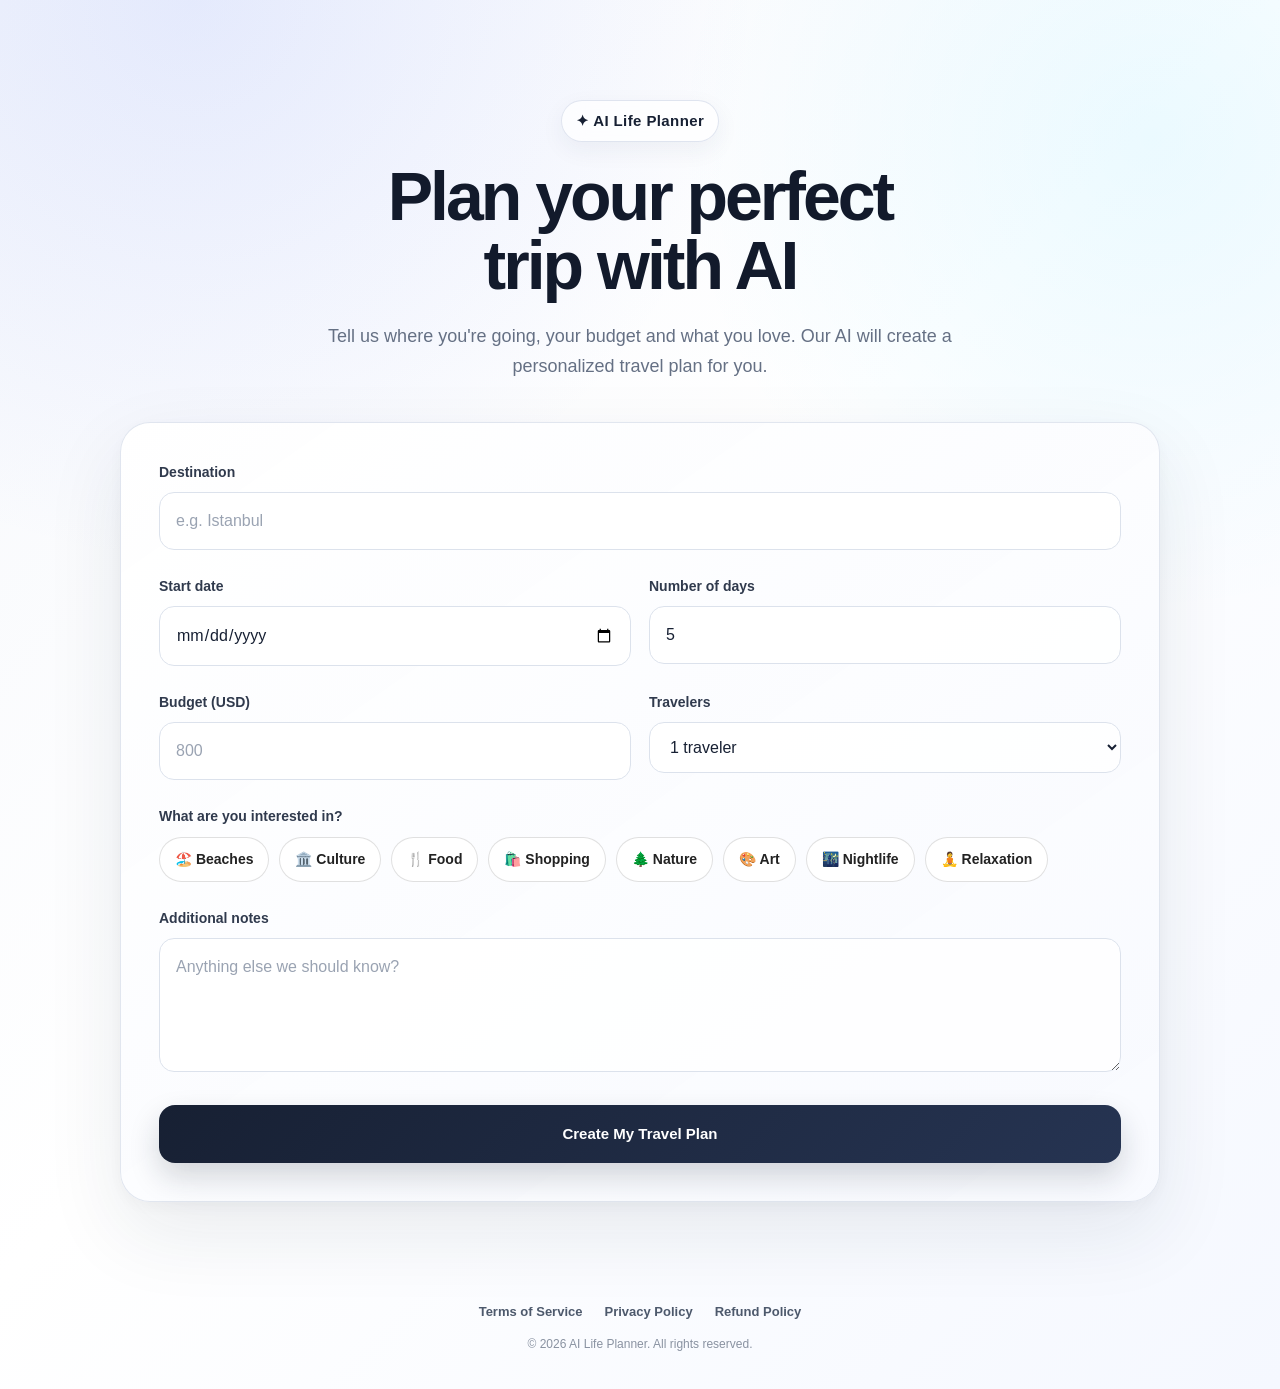
<file: index.html>
<!DOCTYPE html>
<html lang="en">

<head>
  <meta charset="UTF-8">

  <meta
    name="viewport"
    content="width=device-width, initial-scale=1.0"
  >

  <title>AI Life Planner</title>

  <link rel="stylesheet" href="style.css">
</head>

<body>

  <!-- ================================
       MAIN APP (FORM SCREEN)
  ================================= -->

  <main id="app">

    <section class="hero">

      <div class="brand">
        ✦ AI Life Planner
      </div>

      <h1>
        Plan your perfect trip with AI
      </h1>

      <p>
        Tell us where you're going, your budget and what you love.
        Our AI will create a personalized travel plan for you.
      </p>

    </section>


    <!-- ================================
         TRIP FORM
    ================================= -->

    <section class="card">

      <form id="plannerForm">

        <div class="field">

          <label for="destination">
            Destination
          </label>

          <input
            id="destination"
            type="text"
            placeholder="e.g. Istanbul"
            required
          >

        </div>


        <div class="form-grid">

          <div class="field">

            <label for="startDate">
              Start date
            </label>

            <input
              id="startDate"
              type="date"
            >

          </div>


          <div class="field">

            <label for="days">
              Number of days
            </label>

            <input
              id="days"
              type="number"
              min="1"
              max="60"
              value="5"
              required
            >

          </div>

        </div>


        <div class="form-grid">

          <div class="field">

            <label for="budget">
              Budget (USD)
            </label>

            <input
              id="budget"
              type="number"
              min="1"
              placeholder="800"
              required
            >

          </div>


          <div class="field">

            <label for="travelers">
              Travelers
            </label>

            <select id="travelers">

              <option value="1 traveler">
                1 traveler
              </option>

              <option value="2 travelers">
                2 travelers
              </option>

              <option value="3 travelers">
                3 travelers
              </option>

              <option value="4 travelers">
                4 travelers
              </option>

              <option value="5 travelers">
                5 travelers
              </option>

              <option value="6+ travelers">
                6+ travelers
              </option>

            </select>

          </div>

        </div>


        <!-- ================================
             INTERESTS
        ================================= -->

        <div class="field">

          <label>
            What are you interested in?
          </label>

          <div class="chips">

            <button
              type="button"
              class="chip"
            >
              🏖️ Beaches
            </button>

            <button
              type="button"
              class="chip"
            >
              🏛️ Culture
            </button>

            <button
              type="button"
              class="chip"
            >
              🍴 Food
            </button>

            <button
              type="button"
              class="chip"
            >
              🛍️ Shopping
            </button>

            <button
              type="button"
              class="chip"
            >
              🌲 Nature
            </button>

            <button
              type="button"
              class="chip"
            >
              🎨 Art
            </button>

            <button
              type="button"
              class="chip"
            >
              🌃 Nightlife
            </button>

            <button
              type="button"
              class="chip"
            >
              🧘 Relaxation
            </button>

          </div>

        </div>


        <!-- ================================
             NOTES
        ================================= -->

        <div class="field">

          <label for="notes">
            Additional notes
          </label>

          <textarea
            id="notes"
            rows="4"
            placeholder="Anything else we should know?"
          ></textarea>

        </div>


        <button
          type="submit"
          class="primary-button"
        >
          Create My Travel Plan
        </button>

      </form>

    </section>

  </main>


  <!-- ================================
       REVIEW SCREEN
  ================================= -->

  <section
    id="review"
    class="hidden"
  >

    <div class="review-card">

      <div class="brand">
        ✦ AI Life Planner
      </div>

      <h2>
        Review your trip
      </h2>

      <div id="summary"></div>

      <div class="review-actions">

        <button
          id="closeReview"
          type="button"
        >
          Edit
        </button>

        <button
          id="pay"
          type="button"
          class="primary-button"
        >
          $4.99 — Create My Plan
        </button>

      </div>

    </div>

  </section>


  <!-- ================================
       AI PLAN SCREEN
  ================================= -->

  <section
    id="plan"
    class="hidden"
  >

    <div class="plan-container">


      <!-- ================================
           HEADER
      ================================= -->

      <div class="plan-header">

        <div class="brand">
          ✦ AI Life Planner
        </div>

        <div class="price">
          $4.99
        </div>

      </div>


      <!-- ================================
           INTRODUCTION
      ================================= -->

      <div class="plan-introduction">

        <h1 id="planTitle">
          Creating your personalized plan...
        </h1>

        <p id="planIntro">
          Our AI is building your itinerary.
          Please wait a moment.
        </p>

      </div>


      <!-- ================================
           PLAN NAVIGATION TABS
      ================================= -->

      <div class="plan-tabs">

        <button
          type="button"
          class="plan-tab active"
          data-target="staySection"
        >
          <span>Stay</span>
        </button>

        <button
          type="button"
          class="plan-tab"
          data-target="restaurantsSection"
        >
          <span>Restaurants</span>
        </button>

        <button
          type="button"
          class="plan-tab"
          data-target="transportSection"
        >
          <span>Getting Around</span>
        </button>

        <button
          type="button"
          class="plan-tab"
          data-target="experiencesSection"
        >
          <span>Experiences</span>
        </button>

        <button
          type="button"
          class="plan-tab"
          data-target="moneySection"
        >
          <span>Budget Strategy</span>
        </button>

        <button
          type="button"
          class="plan-tab"
          data-target="daysSection"
        >
          <span>Day-by-Day</span>
        </button>

      </div>


      <!-- ================================
           PLAN CONTENT
      ================================= -->

      <div class="plan-content">


        <!-- ================================
             1. STAY
        ================================= -->

        <section
          id="staySection"
          class="plan-section"
        >

          <div class="section-title">

            <span class="section-icon">
              Stay
            </span>

            <div>

              <h2>
                Stay
              </h2>

              <p>
                Your personalized accommodation strategy
              </p>

            </div>

          </div>


          <div
            id="stayContent"
            class="section-body"
          >
            Generating accommodation strategy...
          </div>

        </section>


        <!-- ================================
             2. RESTAURANTS
        ================================= -->

        <section
          id="restaurantsSection"
          class="plan-section hidden"
        >

          <div class="section-title">

            <span class="section-icon">
              Restaurants
            </span>

            <div>

              <h2>
                Restaurants
              </h2>

              <p>
                Real local restaurants selected for your trip
              </p>

            </div>

          </div>


          <div
            id="restaurantsContent"
            class="section-body"
          >
            Finding restaurants in your destination...
          </div>

        </section>


        <!-- ================================
             3. TRANSPORT
        ================================= -->

        <section
          id="transportSection"
          class="plan-section hidden"
        >

          <div class="section-title">

            <span class="section-icon">
              Getting Around
            </span>

            <div>

              <h2>
                Getting Around
              </h2>

              <p>
                Best local transit options and estimated costs
              </p>

            </div>

          </div>


          <div
            id="transportContent"
            class="section-body"
          >
            Generating transport guide...
          </div>

        </section>


        <!-- ================================
             4. EXPERIENCES
        ================================= -->

        <section
          id="experiencesSection"
          class="plan-section hidden"
        >

          <div class="section-title">

            <span class="section-icon">
              Experiences
            </span>

            <div>

              <h2>
                Experiences
              </h2>

              <p>
                Top attractions, local culture and activities
              </p>

            </div>

          </div>


          <div
            id="experiencesContent"
            class="section-body"
          >
            Generating curated experiences...
          </div>

        </section>


        <!-- ================================
             5. BUDGET
        ================================= -->

        <section
          id="moneySection"
          class="plan-section hidden"
        >

          <div class="section-title">

            <span class="section-icon">
              Budget
            </span>

            <div>

              <h2>
                Budget Strategy
              </h2>

              <p>
                How to allocate your money effectively
              </p>

            </div>

          </div>


          <div
            id="moneyContent"
            class="section-body"
          >
            Calculating budget split...
          </div>

        </section>


        <!-- ================================
             6. DAY BY DAY
        ================================= -->

        <section
          id="daysSection"
          class="plan-section hidden"
        >

          <div class="section-title">

            <span class="section-icon">
              Day-by-Day
            </span>

            <div>

              <h2>
                Day-by-Day Itinerary
              </h2>

              <p>
                Your optimized daily travel schedule
              </p>

            </div>

          </div>


          <div
            id="daysContent"
            class="section-body"
          >
            Structuring your days...
          </div>

        </section>

      </div>

    </div>

  </section>


  <!-- ================================
       LEGAL / POLICY LINKS
  ================================= -->

  <footer
    id="siteFooter"
    class="site-footer"
  >

    <div class="footer-links">

      <a href="terms.html">
        Terms of Service
      </a>

      <a href="privacy.html">
        Privacy Policy
      </a>

      <a href="refund.html">
        Refund Policy
      </a>

    </div>

    <p>
      © 2026 AI Life Planner. All rights reserved.
    </p>

  </footer>


  <!-- ================================
       PADDLE
  ================================= -->

  <script src="https://cdn.paddle.com/paddle/v2/paddle.js"></script>

  <script>
    window.PADDLE_CLIENT_TOKEN = "live_46f2437779322057beab2d10458";
    window.PADDLE_PRICE_ID = "pri_01m1cfjt1f00mpj9a1bjcq215h";
  </script>


  <!-- ================================
       MAIN JAVASCRIPT
  ================================= -->

  <script src="script.js"></script>

</body>

    </html>
</file>
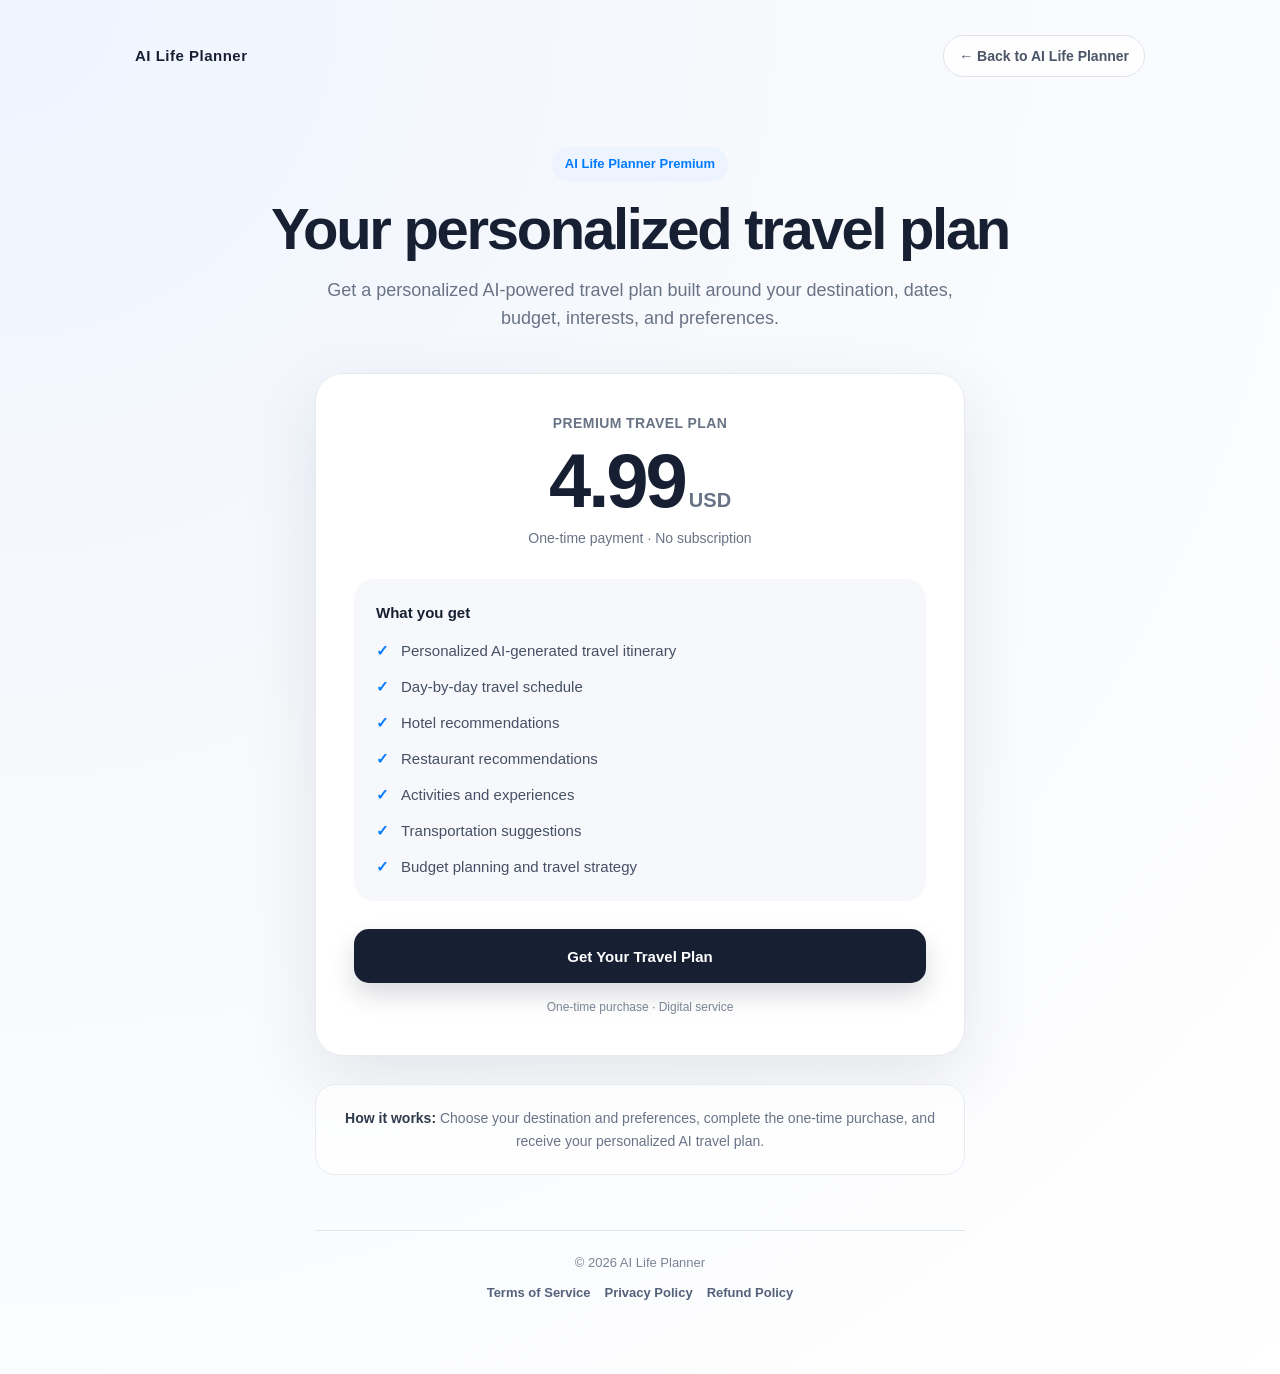
<file: pricing.html>
<!DOCTYPE html> <html lang="en"> <head> <meta charset="UTF-8"> <meta name="viewport" content="width=device-width, initial-scale=1.0"> <title>Pricing - AI Life Planner</title> <meta name="description" content="AI Life Planner Premium pricing - personalized AI-powered travel planning." > <style> * { box-sizing: border-box; margin: 0; padding: 0; } html { scroll-behavior: smooth; -webkit-text-size-adjust: 100%; } body { font-family: Inter, -apple-system, BlinkMacSystemFont, "Segoe UI", Roboto, Arial, sans-serif; background: radial-gradient( circle at top left, #eef4ff 0%, #f7f9fc 42%, #ffffff 100% ); color: #172033; min-height: 100vh; line-height: 1.6; overflow-x: hidden; } a { color: inherit; text-decoration: none; } .page { width: 100%; max-width: 1050px; margin: 0 auto; padding: 35px 20px 70px; } .topbar { display: flex; align-items: center; justify-content: space-between; gap: 20px; margin-bottom: 55px; } .brand { font-size: 15px; font-weight: 800; letter-spacing: 0.5px; } .back-link { display: inline-flex; align-items: center; justify-content: center; padding: 9px 15px; border: 1px solid #dfe4ec; border-radius: 999px; background: rgba(255, 255, 255, 0.85); color: #4b5568; font-size: 14px; font-weight: 700; transition: transform 0.2s ease, border-color 0.2s ease, box-shadow 0.2s ease; } .back-link:hover { transform: translateY(-1px); border-color: #aeb9ff; box-shadow: 0 8px 20px rgba(30, 45, 80, 0.08); } .hero { text-align: center; padding: 15px 15px 40px; } .eyebrow { display: inline-flex; align-items: center; justify-content: center; margin-bottom: 16px; padding: 7px 13px; border-radius: 999px; background: #eef4ff; color: #007bff; font-size: 13px; font-weight: 800; } h1 { max-width: 750px; margin: 0 auto 16px; font-size: clamp(38px, 6vw, 58px); line-height: 1.06; letter-spacing: -2.3px; font-weight: 850; } .hero p { max-width: 650px; margin: 0 auto; color: #697386; font-size: 18px; } .pricing-card { width: 100%; max-width: 650px; margin: 0 auto; background: rgba(255, 255, 255, 0.96); border: 1px solid #e6eaf0; border-radius: 28px; padding: 38px; box-shadow: 0 25px 70px rgba(26, 39, 64, 0.10); text-align: center; } .plan-name { color: #697386; font-size: 14px; font-weight: 800; letter-spacing: 0.4px; text-transform: uppercase; margin-bottom: 8px; } .price { display: flex; align-items: baseline; justify-content: center; gap: 4px; margin-bottom: 8px; } .price .amount { font-size: clamp(52px, 9vw, 76px); line-height: 1; letter-spacing: -3px; font-weight: 850; } .price .currency { font-size: 20px; font-weight: 800; color: #697386; } .payment-note { color: #697386; font-size: 14px; margin-bottom: 30px; } .features { text-align: left; background: #f7f8fb; border-radius: 20px; padding: 22px; margin-bottom: 28px; } .features-title { margin-bottom: 14px; font-size: 15px; font-weight: 800; color: #172033; } .features ul { list-style: none; } .features li { position: relative; padding-left: 25px; margin-bottom: 12px; color: #455065; font-size: 15px; } .features li:last-child { margin-bottom: 0; } .features li::before { content: "✓"; position: absolute; left: 0; top: 0; color: #007bff; font-weight: 900; } .cta { display: inline-flex; align-items: center; justify-content: center; width: 100%; min-height: 54px; padding: 15px 20px; border-radius: 15px; background: #172033; color: #ffffff; font-size: 15px; font-weight: 800; border: none; cursor: pointer; box-shadow: 0 12px 25px rgba(23, 32, 51, 0.16); transition: transform 0.2s ease, box-shadow 0.2s ease; } .cta:hover { transform: translateY(-2px); box-shadow: 0 16px 30px rgba(23, 32, 51, 0.22); } .secure-note { margin-top: 15px; color: #7a8495; font-size: 12px; } .info { max-width: 650px; margin: 28px auto 0; padding: 22px; background: rgba(255, 255, 255, 0.75); border: 1px solid #e7ebf2; border-radius: 20px; color: #697386; text-align: center; font-size: 14px; } .info strong { color: #303a4d; } footer { max-width: 650px; margin: 55px auto 0; padding-top: 22px; border-top: 1px solid #e2e6ed; text-align: center; color: #7a8495; font-size: 13px; } .footer-links { display: flex; align-items: center; justify-content: center; flex-wrap: wrap; gap: 14px; margin-top: 9px; } .footer-links a { color: #53617a; font-weight: 650; } .footer-links a:hover { color: #007bff; } @media (max-width: 600px) { .page { padding: 22px 15px 50px; } .topbar { margin-bottom: 35px; } .hero { padding-bottom: 30px; } .hero p { font-size: 16px; } .pricing-card { padding: 27px 20px; border-radius: 24px; } .features { padding: 19px; } .price .amount { font-size: 58px; } footer { margin-top: 40px; } } </style> <!-- Paddle.js --> <script src="https://cdn.paddle.com/paddle/v2/paddle.js"></script> </head> <body> <main class="page"> <nav class="topbar"> <div class="brand"> AI Life Planner </div> <a class="back-link" href="/"> ← Back to AI Life Planner </a> </nav> <section class="hero"> <div class="eyebrow"> AI Life Planner Premium </div> <h1> Your personalized travel plan </h1> <p> Get a personalized AI-powered travel plan built around your destination, dates, budget, interests, and preferences. </p> </section> <section class="pricing-card"> <div class="plan-name"> Premium Travel Plan </div> <div class="price"> <span class="amount">4.99</span> <span class="currency">USD</span> </div> <div class="payment-note"> One-time payment · No subscription </div> <div class="features"> <div class="features-title"> What you get </div> <ul> <li>Personalized AI-generated travel itinerary</li> <li>Day-by-day travel schedule</li> <li>Hotel recommendations</li> <li>Restaurant recommendations</li> <li>Activities and experiences</li> <li>Transportation suggestions</li> <li>Budget planning and travel strategy</li> </ul> </div> <button class="cta" id="paddle-checkout-button" type="button"> Get Your Travel Plan </button> <div class="secure-note"> One-time purchase · Digital service </div> </section> <div class="info"> <strong>How it works:</strong> Choose your destination and preferences, complete the one-time purchase, and receive your personalized AI travel plan. </div> <footer> <div> © 2026 AI Life Planner </div> <div class="footer-links"> <a href="/terms.html">Terms of Service</a> <a href="/privacy.html">Privacy Policy</a> <a href="/refund.html">Refund Policy</a> </div> </footer> </main> <script> /* ========================================================== PADDLE LIVE CHECKOUT ========================================================== */ Paddle.Initialize({ token: "live_46f2437779322057beab2d10458" }); document .getElementById("paddle-checkout-button") .addEventListener("click", function () { Paddle.Checkout.open({ items: [ { priceId: "pri_01m1cfjt1f00mpj9a1bjcq215h", quantity: 1 } ] }); }); </script> </body> </html>
</file>
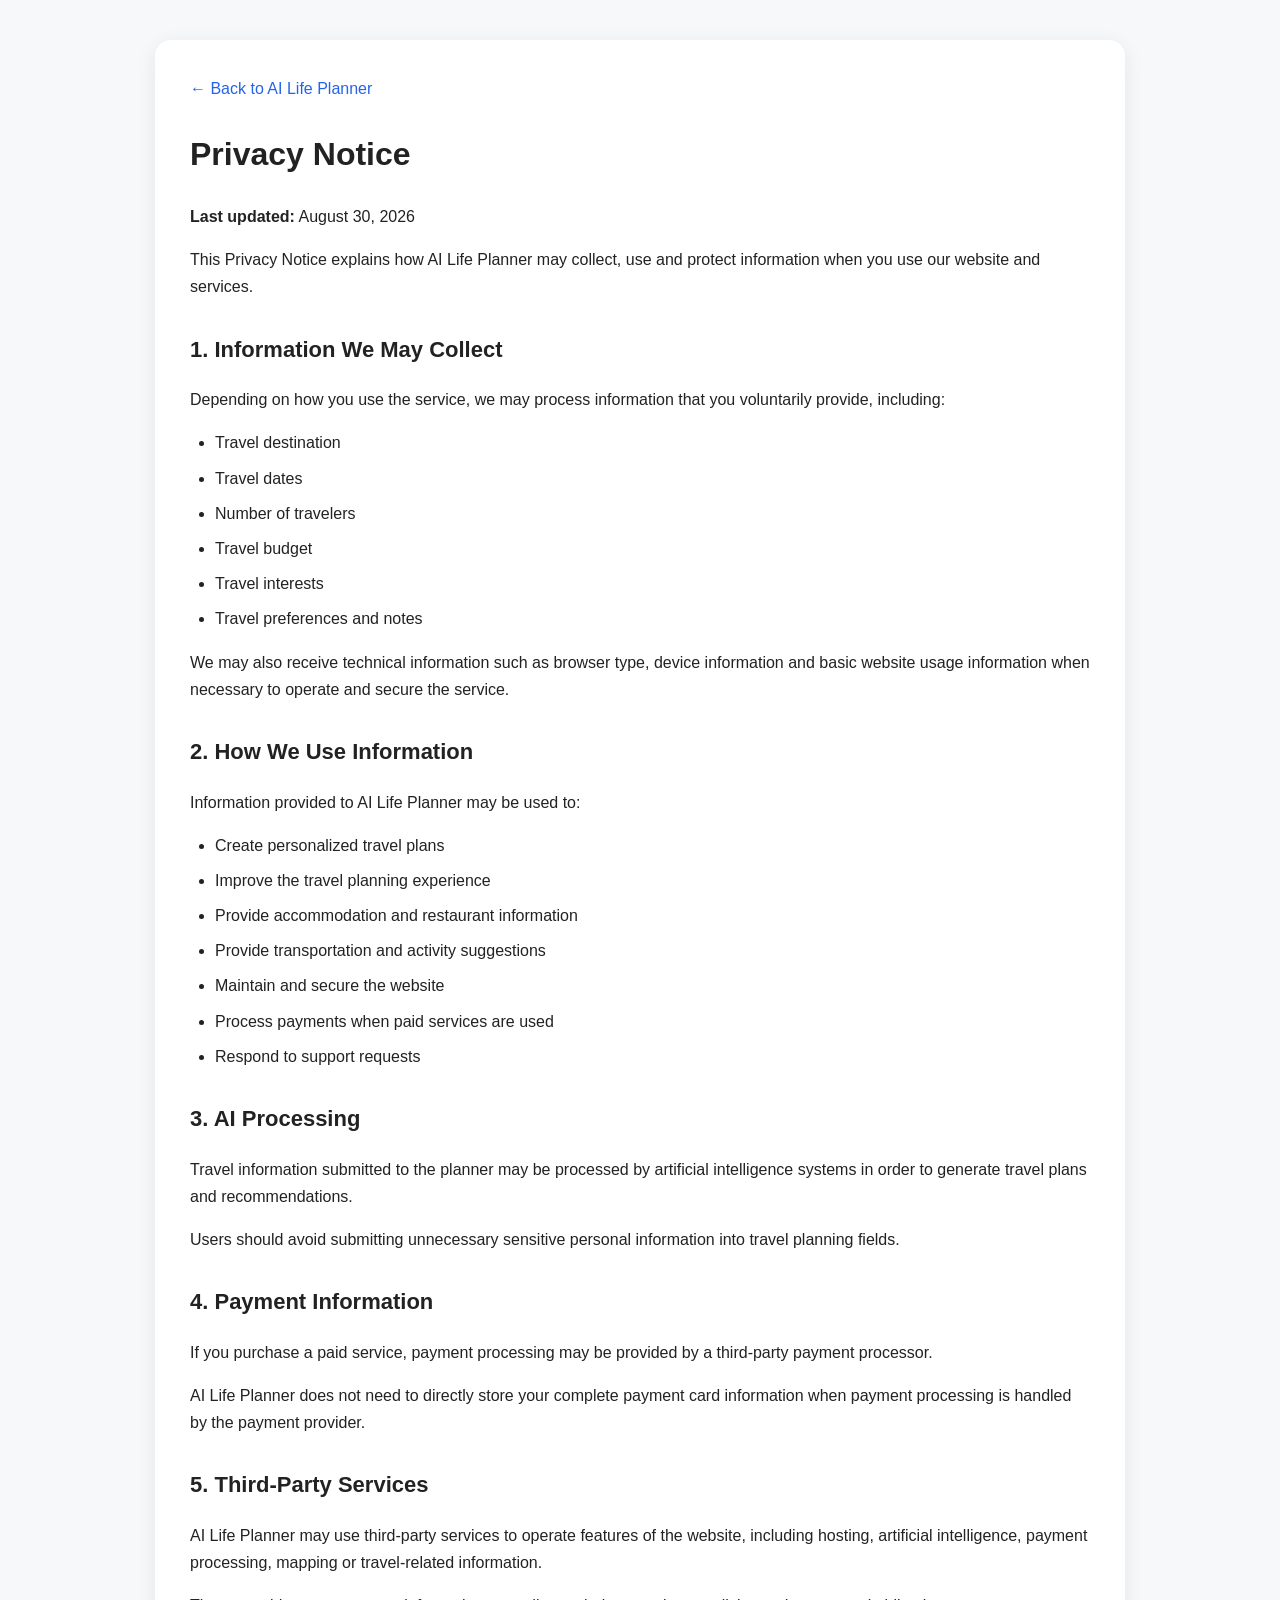
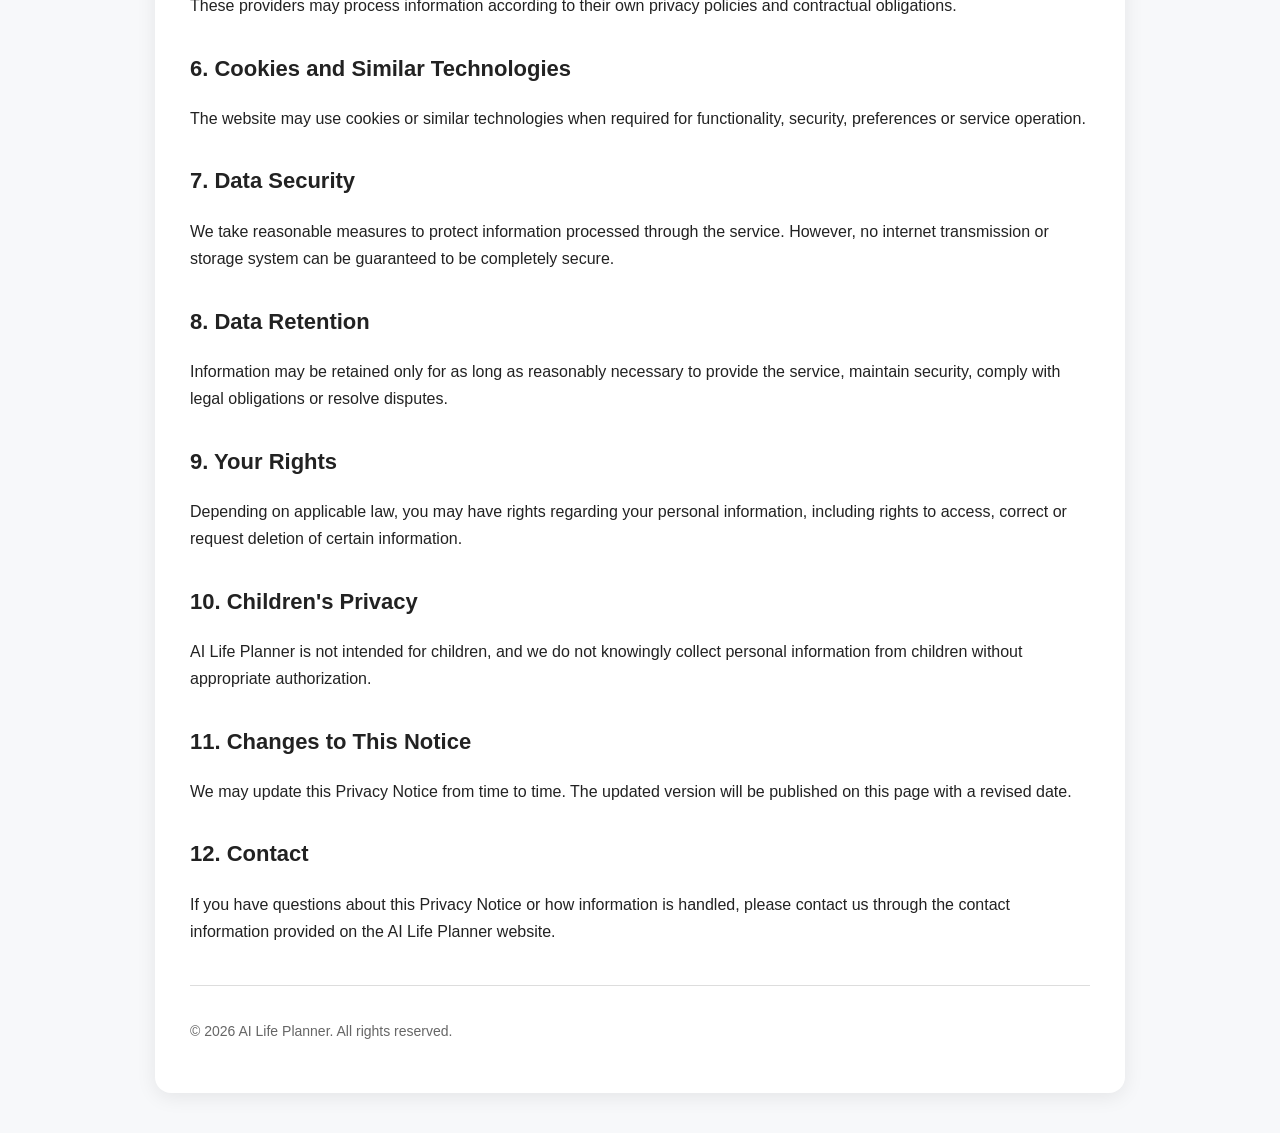
<file: privacy.html>
<!DOCTYPE html>
<html lang="en">

<head>
  <meta charset="UTF-8">

  <meta
    name="viewport"
    content="width=device-width, initial-scale=1.0"
  >

  <title>Privacy Notice - AI Life Planner</title>

  <meta
    name="description"
    content="Privacy Notice for AI Life Planner."
  >

  <style>
    body {
      font-family: Arial, sans-serif;
      line-height: 1.7;
      margin: 0;
      background: #f7f8fa;
      color: #222;
    }

    main {
      max-width: 900px;
      margin: 40px auto;
      padding: 35px;
      background: #fff;
      border-radius: 16px;
      box-shadow: 0 4px 20px rgba(0,0,0,0.08);
    }

    h1 {
      margin-top: 0;
      font-size: 32px;
    }

    h2 {
      margin-top: 30px;
      font-size: 22px;
    }

    a {
      color: #2563eb;
    }

    .back {
      display: inline-block;
      margin-bottom: 25px;
      text-decoration: none;
    }

    footer {
      margin-top: 40px;
      padding-top: 20px;
      border-top: 1px solid #ddd;
      font-size: 14px;
      color: #666;
    }

    ul {
      padding-left: 25px;
    }

    li {
      margin-bottom: 8px;
    }
  </style>
</head>

<body>

  <main>

    <a class="back" href="index.html">
      ← Back to AI Life Planner
    </a>

    <h1>Privacy Notice</h1>

    <p>
      <strong>Last updated:</strong> August 30, 2026
    </p>

    <p>
      This Privacy Notice explains how AI Life Planner may collect,
      use and protect information when you use our website and services.
    </p>

    <h2>1. Information We May Collect</h2>

    <p>
      Depending on how you use the service, we may process information
      that you voluntarily provide, including:
    </p>

    <ul>
      <li>Travel destination</li>
      <li>Travel dates</li>
      <li>Number of travelers</li>
      <li>Travel budget</li>
      <li>Travel interests</li>
      <li>Travel preferences and notes</li>
    </ul>

    <p>
      We may also receive technical information such as browser type,
      device information and basic website usage information when
      necessary to operate and secure the service.
    </p>

    <h2>2. How We Use Information</h2>

    <p>
      Information provided to AI Life Planner may be used to:
    </p>

    <ul>
      <li>Create personalized travel plans</li>
      <li>Improve the travel planning experience</li>
      <li>Provide accommodation and restaurant information</li>
      <li>Provide transportation and activity suggestions</li>
      <li>Maintain and secure the website</li>
      <li>Process payments when paid services are used</li>
      <li>Respond to support requests</li>
    </ul>

    <h2>3. AI Processing</h2>

    <p>
      Travel information submitted to the planner may be processed by
      artificial intelligence systems in order to generate travel plans
      and recommendations.
    </p>

    <p>
      Users should avoid submitting unnecessary sensitive personal
      information into travel planning fields.
    </p>

    <h2>4. Payment Information</h2>

    <p>
      If you purchase a paid service, payment processing may be provided
      by a third-party payment processor.
    </p>

    <p>
      AI Life Planner does not need to directly store your complete
      payment card information when payment processing is handled by
      the payment provider.
    </p>

    <h2>5. Third-Party Services</h2>

    <p>
      AI Life Planner may use third-party services to operate features
      of the website, including hosting, artificial intelligence,
      payment processing, mapping or travel-related information.
    </p>

    <p>
      These providers may process information according to their own
      privacy policies and contractual obligations.
    </p>

    <h2>6. Cookies and Similar Technologies</h2>

    <p>
      The website may use cookies or similar technologies when required
      for functionality, security, preferences or service operation.
    </p>

    <h2>7. Data Security</h2>

    <p>
      We take reasonable measures to protect information processed
      through the service. However, no internet transmission or storage
      system can be guaranteed to be completely secure.
    </p>

    <h2>8. Data Retention</h2>

    <p>
      Information may be retained only for as long as reasonably
      necessary to provide the service, maintain security, comply with
      legal obligations or resolve disputes.
    </p>

    <h2>9. Your Rights</h2>

    <p>
      Depending on applicable law, you may have rights regarding your
      personal information, including rights to access, correct or
      request deletion of certain information.
    </p>

    <h2>10. Children's Privacy</h2>

    <p>
      AI Life Planner is not intended for children, and we do not
      knowingly collect personal information from children without
      appropriate authorization.
    </p>

    <h2>11. Changes to This Notice</h2>

    <p>
      We may update this Privacy Notice from time to time. The updated
      version will be published on this page with a revised date.
    </p>

    <h2>12. Contact</h2>

    <p>
      If you have questions about this Privacy Notice or how information
      is handled, please contact us through the contact information
      provided on the AI Life Planner website.
    </p>

    <footer>
      <p>
        © 2026 AI Life Planner. All rights reserved.
      </p>
    </footer>

  </main>

</body>
</html>
</file>
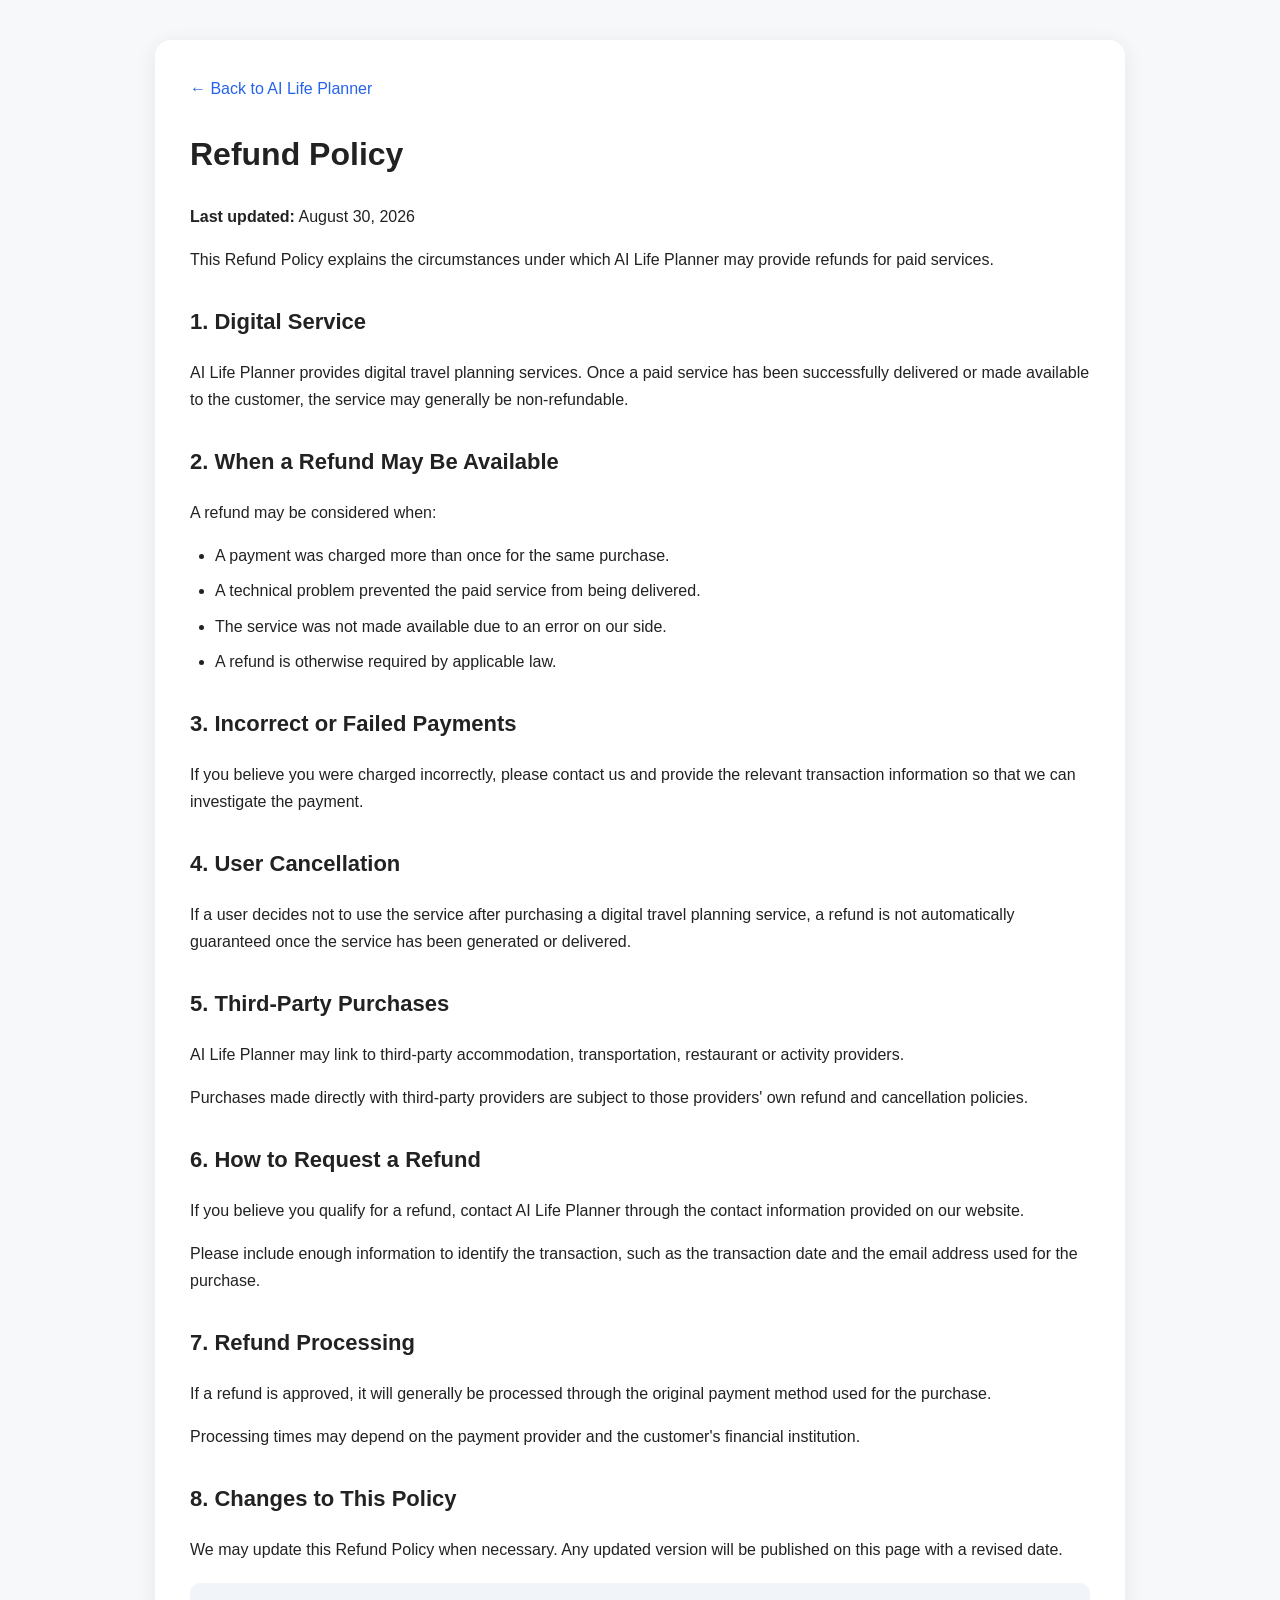
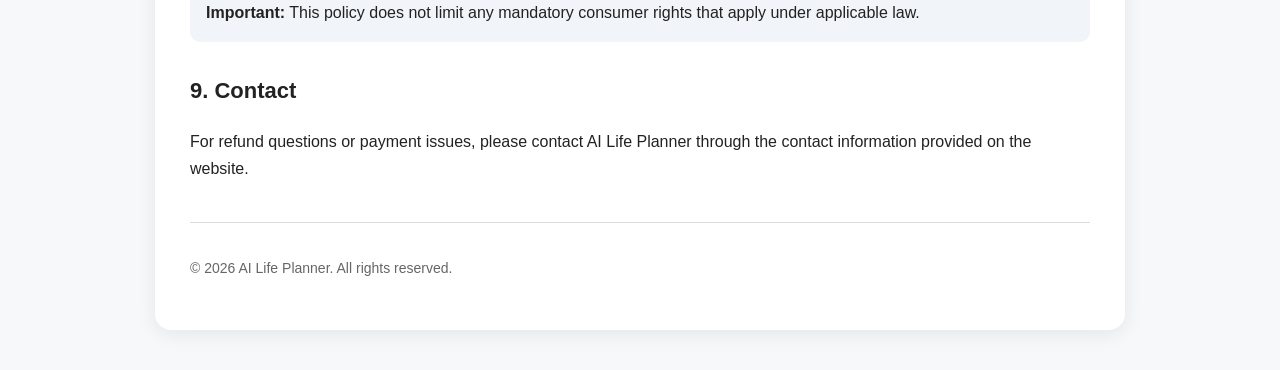
<file: refund.html>
<!DOCTYPE html>
<html lang="en">

<head>
  <meta charset="UTF-8">
  <meta
    name="viewport"
    content="width=device-width, initial-scale=1.0"
  >

  <title>Refund Policy - AI Life Planner</title>

  <meta
    name="description"
    content="Refund Policy for AI Life Planner."
  >

  <style>
    body {
      font-family: Arial, sans-serif;
      line-height: 1.7;
      margin: 0;
      background: #f7f8fa;
      color: #222;
    }

    main {
      max-width: 900px;
      margin: 40px auto;
      padding: 35px;
      background: #fff;
      border-radius: 16px;
      box-shadow: 0 4px 20px rgba(0,0,0,0.08);
    }

    h1 {
      margin-top: 0;
      font-size: 32px;
    }

    h2 {
      margin-top: 30px;
      font-size: 22px;
    }

    a {
      color: #2563eb;
    }

    .back {
      display: inline-block;
      margin-bottom: 25px;
      text-decoration: none;
    }

    .notice {
      padding: 16px;
      border-radius: 10px;
      background: #f1f5f9;
      margin: 20px 0;
    }

    footer {
      margin-top: 40px;
      padding-top: 20px;
      border-top: 1px solid #ddd;
      font-size: 14px;
      color: #666;
    }

    ul {
      padding-left: 25px;
    }

    li {
      margin-bottom: 8px;
    }
  </style>
</head>

<body>

  <main>

    <a class="back" href="index.html">
      ← Back to AI Life Planner
    </a>

    <h1>Refund Policy</h1>

    <p>
      <strong>Last updated:</strong> August 30, 2026
    </p>

    <p>
      This Refund Policy explains the circumstances under which
      AI Life Planner may provide refunds for paid services.
    </p>

    <h2>1. Digital Service</h2>

    <p>
      AI Life Planner provides digital travel planning services.
      Once a paid service has been successfully delivered or made
      available to the customer, the service may generally be
      non-refundable.
    </p>

    <h2>2. When a Refund May Be Available</h2>

    <p>
      A refund may be considered when:
    </p>

    <ul>
      <li>A payment was charged more than once for the same purchase.</li>
      <li>A technical problem prevented the paid service from being delivered.</li>
      <li>The service was not made available due to an error on our side.</li>
      <li>A refund is otherwise required by applicable law.</li>
    </ul>

    <h2>3. Incorrect or Failed Payments</h2>

    <p>
      If you believe you were charged incorrectly, please contact us
      and provide the relevant transaction information so that we can
      investigate the payment.
    </p>

    <h2>4. User Cancellation</h2>

    <p>
      If a user decides not to use the service after purchasing a
      digital travel planning service, a refund is not automatically
      guaranteed once the service has been generated or delivered.
    </p>

    <h2>5. Third-Party Purchases</h2>

    <p>
      AI Life Planner may link to third-party accommodation,
      transportation, restaurant or activity providers.
    </p>

    <p>
      Purchases made directly with third-party providers are subject
      to those providers' own refund and cancellation policies.
    </p>

    <h2>6. How to Request a Refund</h2>

    <p>
      If you believe you qualify for a refund, contact AI Life Planner
      through the contact information provided on our website.
    </p>

    <p>
      Please include enough information to identify the transaction,
      such as the transaction date and the email address used for
      the purchase.
    </p>

    <h2>7. Refund Processing</h2>

    <p>
      If a refund is approved, it will generally be processed through
      the original payment method used for the purchase.
    </p>

    <p>
      Processing times may depend on the payment provider and the
      customer's financial institution.
    </p>

    <h2>8. Changes to This Policy</h2>

    <p>
      We may update this Refund Policy when necessary. Any updated
      version will be published on this page with a revised date.
    </p>

    <div class="notice">
      <strong>Important:</strong>
      This policy does not limit any mandatory consumer rights that
      apply under applicable law.
    </div>

    <h2>9. Contact</h2>

    <p>
      For refund questions or payment issues, please contact AI Life
      Planner through the contact information provided on the website.
    </p>

    <footer>
      <p>
        © 2026 AI Life Planner. All rights reserved.
      </p>
    </footer>

  </main>

</body>
</html>
</file>
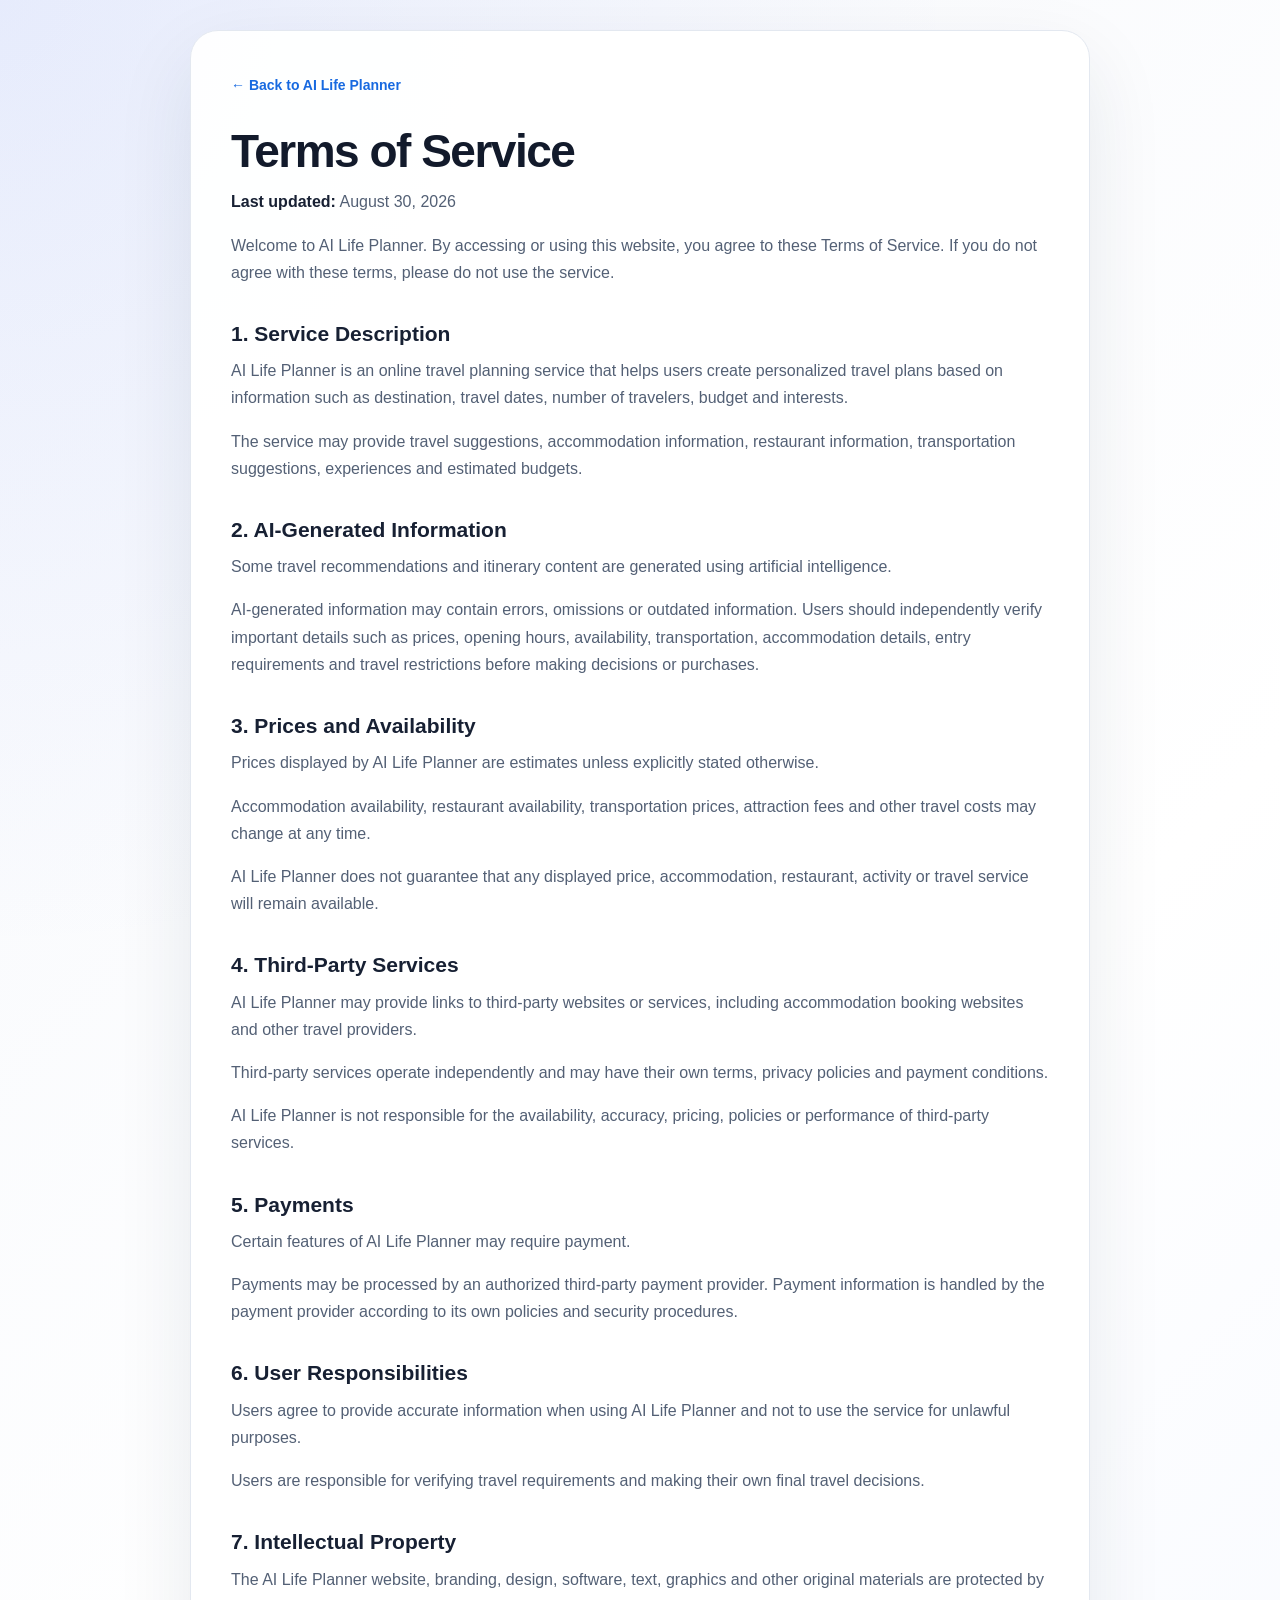
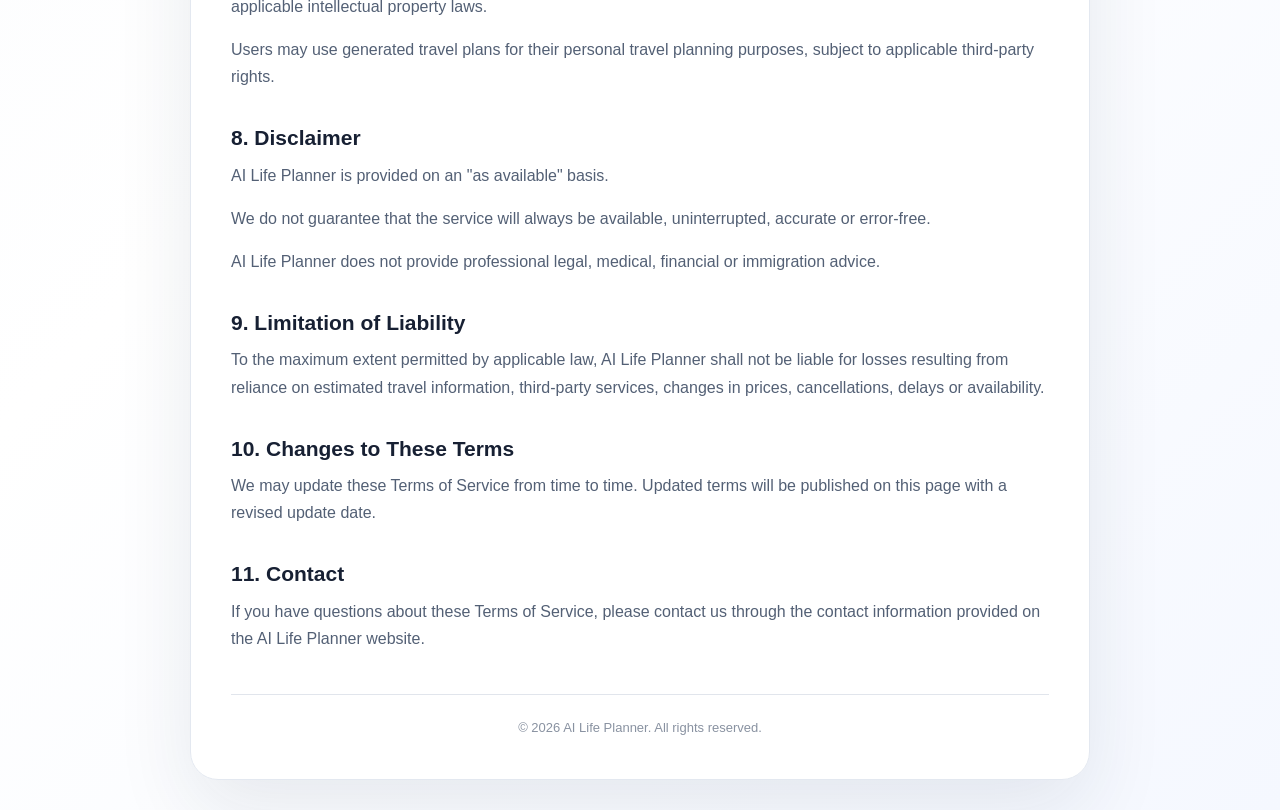
<file: terms.html>
<!DOCTYPE html>
<html lang="en">

<head>
  <meta charset="UTF-8">

  <meta
    name="viewport"
    content="width=device-width, initial-scale=1.0"
  >

  <title>Terms of Service - AI Life Planner</title>

  <meta
    name="description"
    content="Terms of Service for AI Life Planner."
  >

  <style>
    * {
      box-sizing: border-box;
    }

    html {
      scroll-behavior: smooth;
    }

    body {
      font-family:
        Inter,
        -apple-system,
        BlinkMacSystemFont,
        "Segoe UI",
        Roboto,
        Arial,
        sans-serif;

      line-height: 1.7;

      margin: 0;

      background:
        radial-gradient(
          circle at top left,
          rgba(92, 124, 255, 0.10),
          transparent 35%
        ),
        linear-gradient(
          135deg,
          #f6f8fc 0%,
          #ffffff 55%,
          #f5f8ff 100%
        );

      color: #172033;

      min-height: 100vh;

      padding: 30px 16px;
    }

    main {
      max-width: 900px;

      margin: 0 auto;

      padding: 40px;

      background:
        rgba(255, 255, 255, 0.97);

      border:
        1px solid #e3e8f0;

      border-radius: 28px;

      box-shadow:
        0 30px 80px rgba(26, 39, 64, 0.09);
    }

    .back {
      display: inline-flex;

      align-items: center;

      margin-bottom: 28px;

      color: #1769e0;

      font-size: 14px;

      font-weight: 750;

      text-decoration: none;

      transition:
        transform 0.2s ease,
        color 0.2s ease;
    }

    .back:hover {
      color: #0056b3;

      transform: translateX(-2px);
    }

    h1 {
      margin:
        0 0 12px;

      font-size:
        clamp(32px, 5vw, 46px);

      line-height: 1.1;

      letter-spacing: -1.5px;

      color: #121a2b;
    }

    h2 {
      margin-top: 34px;

      margin-bottom: 10px;

      font-size: 21px;

      line-height: 1.3;

      color: #172033;
    }

    p {
      color: #536075;

      font-size: 16px;

      margin:
        0 0 16px;
    }

    strong {
      color: #172033;
    }

    a {
      color: #1769e0;
    }

    footer {
      margin-top: 42px;

      padding-top: 22px;

      border-top:
        1px solid #e1e5ec;

      font-size: 13px;

      color: #8992a1;

      text-align: center;
    }

    footer p {
      font-size: 13px;

      color: #8992a1;

      margin: 0;
    }

    @media (max-width: 600px) {

      body {
        padding:
          15px 10px;
      }

      main {
        padding:
          25px 19px;

        border-radius:
          22px;
      }

      h1 {
        font-size: 32px;
      }

      h2 {
        font-size: 19px;

        margin-top: 29px;
      }

      p {
        font-size: 15px;
      }
    }
  </style>
</head>

<body>

  <main>

    <a
      class="back"
      href="index.html"
    >
      ← Back to AI Life Planner
    </a>

    <h1>
      Terms of Service
    </h1>

    <p>
      <strong>Last updated:</strong>
      August 30, 2026
    </p>

    <p>
      Welcome to AI Life Planner. By accessing or using this website,
      you agree to these Terms of Service. If you do not agree with
      these terms, please do not use the service.
    </p>

    <h2>
      1. Service Description
    </h2>

    <p>
      AI Life Planner is an online travel planning service that helps
      users create personalized travel plans based on information such
      as destination, travel dates, number of travelers, budget and
      interests.
    </p>

    <p>
      The service may provide travel suggestions, accommodation
      information, restaurant information, transportation suggestions,
      experiences and estimated budgets.
    </p>

    <h2>
      2. AI-Generated Information
    </h2>

    <p>
      Some travel recommendations and itinerary content are generated
      using artificial intelligence.
    </p>

    <p>
      AI-generated information may contain errors, omissions or outdated
      information. Users should independently verify important details
      such as prices, opening hours, availability, transportation,
      accommodation details, entry requirements and travel restrictions
      before making decisions or purchases.
    </p>

    <h2>
      3. Prices and Availability
    </h2>

    <p>
      Prices displayed by AI Life Planner are estimates unless explicitly
      stated otherwise.
    </p>

    <p>
      Accommodation availability, restaurant availability, transportation
      prices, attraction fees and other travel costs may change at any time.
    </p>

    <p>
      AI Life Planner does not guarantee that any displayed price,
      accommodation, restaurant, activity or travel service will remain
      available.
    </p>

    <h2>
      4. Third-Party Services
    </h2>

    <p>
      AI Life Planner may provide links to third-party websites or
      services, including accommodation booking websites and other
      travel providers.
    </p>

    <p>
      Third-party services operate independently and may have their own
      terms, privacy policies and payment conditions.
    </p>

    <p>
      AI Life Planner is not responsible for the availability, accuracy,
      pricing, policies or performance of third-party services.
    </p>

    <h2>
      5. Payments
    </h2>

    <p>
      Certain features of AI Life Planner may require payment.
    </p>

    <p>
      Payments may be processed by an authorized third-party payment
      provider. Payment information is handled by the payment provider
      according to its own policies and security procedures.
    </p>

    <h2>
      6. User Responsibilities
    </h2>

    <p>
      Users agree to provide accurate information when using AI Life
      Planner and not to use the service for unlawful purposes.
    </p>

    <p>
      Users are responsible for verifying travel requirements and making
      their own final travel decisions.
    </p>

    <h2>
      7. Intellectual Property
    </h2>

    <p>
      The AI Life Planner website, branding, design, software, text,
      graphics and other original materials are protected by applicable
      intellectual property laws.
    </p>

    <p>
      Users may use generated travel plans for their personal travel
      planning purposes, subject to applicable third-party rights.
    </p>

    <h2>
      8. Disclaimer
    </h2>

    <p>
      AI Life Planner is provided on an "as available" basis.
    </p>

    <p>
      We do not guarantee that the service will always be available,
      uninterrupted, accurate or error-free.
    </p>

    <p>
      AI Life Planner does not provide professional legal, medical,
      financial or immigration advice.
    </p>

    <h2>
      9. Limitation of Liability
    </h2>

    <p>
      To the maximum extent permitted by applicable law, AI Life Planner
      shall not be liable for losses resulting from reliance on estimated
      travel information, third-party services, changes in prices,
      cancellations, delays or availability.
    </p>

    <h2>
      10. Changes to These Terms
    </h2>

    <p>
      We may update these Terms of Service from time to time. Updated
      terms will be published on this page with a revised update date.
    </p>

    <h2>
      11. Contact
    </h2>

    <p>
      If you have questions about these Terms of Service, please contact
      us through the contact information provided on the AI Life Planner
      website.
    </p>

    <footer>
      <p>
        © 2026 AI Life Planner. All rights reserved.
      </p>
    </footer>

  </main>

</body>
  </html>
</file>
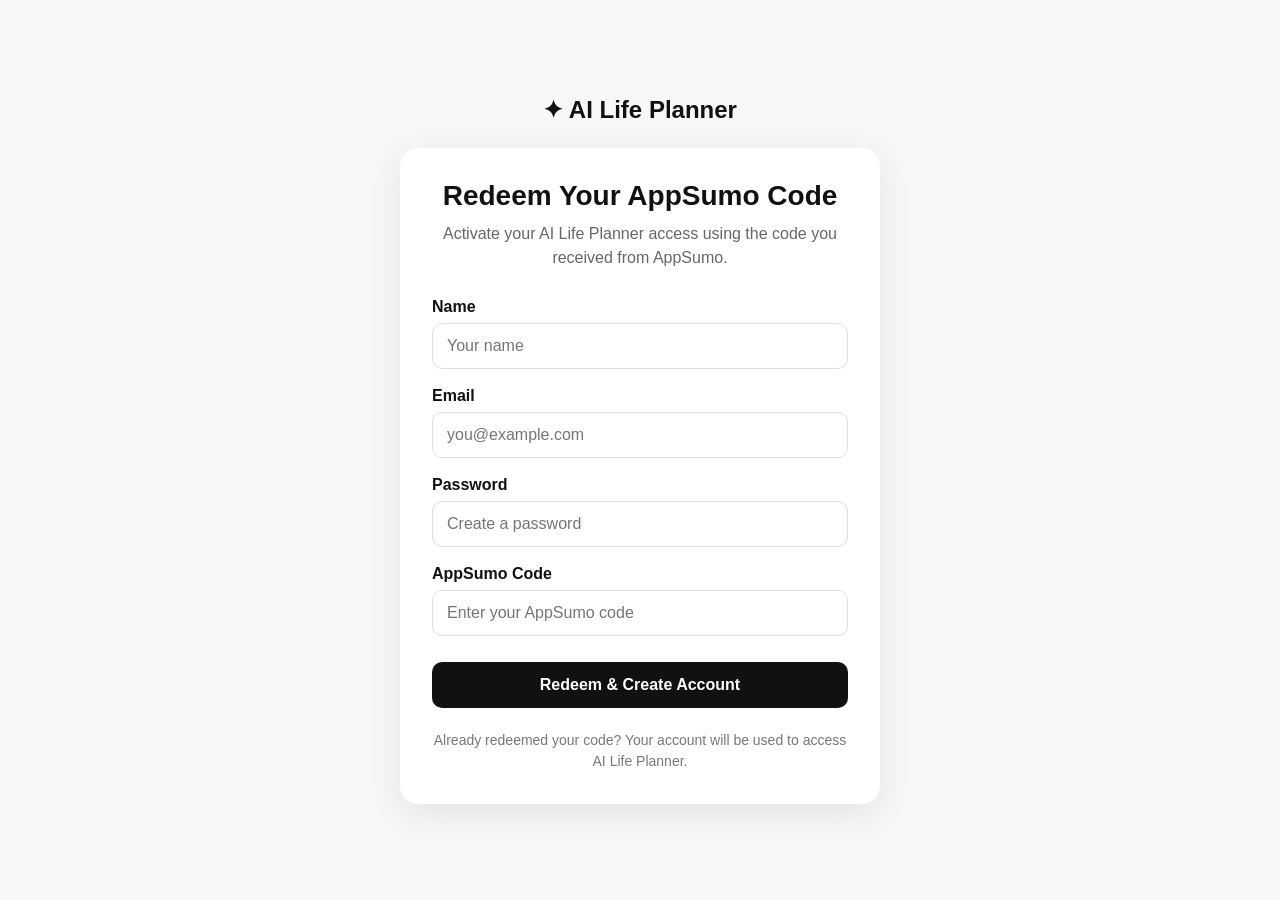
<file: appsumo/redeem.html>
<!DOCTYPE html>
<html lang="en">
<head>
  <meta charset="UTF-8">
  <meta name="viewport" content="width=device-width, initial-scale=1.0">

  <title>Redeem AI Life Planner</title>

  <style>
    * {
      box-sizing: border-box;
    }

    body {
      margin: 0;
      min-height: 100vh;
      font-family: Arial, sans-serif;
      background: #f7f7f8;
      color: #111;
      display: flex;
      align-items: center;
      justify-content: center;
      padding: 24px;
    }

    .container {
      width: 100%;
      max-width: 480px;
    }

    .brand {
      text-align: center;
      font-size: 24px;
      font-weight: 700;
      margin-bottom: 24px;
    }

    .card {
      background: #fff;
      border-radius: 18px;
      padding: 32px;
      box-shadow: 0 10px 35px rgba(0, 0, 0, 0.08);
    }

    h1 {
      margin: 0 0 10px;
      font-size: 28px;
      text-align: center;
    }

    .subtitle {
      margin: 0 0 28px;
      text-align: center;
      color: #666;
      line-height: 1.5;
    }

    .field {
      margin-bottom: 18px;
    }

    label {
      display: block;
      margin-bottom: 7px;
      font-weight: 600;
    }

    input {
      width: 100%;
      padding: 13px 14px;
      border: 1px solid #ddd;
      border-radius: 10px;
      font-size: 16px;
      outline: none;
    }

    input:focus {
      border-color: #111;
    }

    button {
      width: 100%;
      border: 0;
      border-radius: 10px;
      padding: 14px;
      font-size: 16px;
      font-weight: 700;
      cursor: pointer;
      background: #111;
      color: #fff;
      margin-top: 8px;
    }

    button:disabled {
      opacity: 0.6;
      cursor: not-allowed;
    }

    .message {
      display: none;
      margin-top: 18px;
      padding: 12px;
      border-radius: 10px;
      text-align: center;
      line-height: 1.4;
    }

    .message.error {
      display: block;
      background: #fff0f0;
      color: #b00020;
    }

    .message.success {
      display: block;
      background: #effaf1;
      color: #176b2c;
    }

    .login-note {
      margin-top: 22px;
      text-align: center;
      color: #777;
      font-size: 14px;
      line-height: 1.5;
    }
  </style>
</head>

<body>

  <div class="container">

    <div class="brand">
      ✦ AI Life Planner
    </div>

    <div class="card">

      <h1>Redeem Your AppSumo Code</h1>

      <p class="subtitle">
        Activate your AI Life Planner access using the code you received from AppSumo.
      </p>

      <form id="redeemForm">

        <div class="field">
          <label for="name">Name</label>

          <input
            id="name"
            type="text"
            placeholder="Your name"
            required
          >
        </div>

        <div class="field">
          <label for="email">Email</label>

          <input
            id="email"
            type="email"
            placeholder="you@example.com"
            required
          >
        </div>

        <div class="field">
          <label for="password">Password</label>

          <input
            id="password"
            type="password"
            placeholder="Create a password"
            minlength="8"
            required
          >
        </div>

        <div class="field">
          <label for="code">AppSumo Code</label>

          <input
            id="code"
            type="text"
            placeholder="Enter your AppSumo code"
            autocomplete="off"
            required
          >
        </div>

        <button id="redeemButton" type="submit">
          Redeem & Create Account
        </button>

      </form>

      <div id="message" class="message"></div>

      <div class="login-note">
        Already redeemed your code?
        Your account will be used to access AI Life Planner.
      </div>

    </div>

  </div>

  <script>
    const form = document.getElementById("redeemForm");
    const button = document.getElementById("redeemButton");
    const message = document.getElementById("message");

    form.addEventListener("submit", async function (event) {
      event.preventDefault();

      message.className = "message";
      message.textContent = "";

      button.disabled = true;
      button.textContent = "Activating...";

      /*
        AppSumo backend will be connected in the next step.
        We are intentionally NOT touching the existing Paddle system.
      */

      setTimeout(() => {
        message.className = "message success";
        message.textContent =
          "The redemption page is ready. AppSumo activation will be connected next.";

        button.disabled = false;
        button.textContent = "Redeem & Create Account";
      }, 500);
    });
  </script>

</body>
  </html>
</file>
<file: style.css>
/* =========================================
   AI LIFE PLANNER — MODERN UI V5
   COMPLETE RESPONSIVE STYLESHEET
   Designed for desktop + mobile
========================================= */

* {
  box-sizing: border-box;
  margin: 0;
  padding: 0;
}

html {
  scroll-behavior: smooth;
  -webkit-text-size-adjust: 100%;
}

body {
  font-family:
    Inter,
    -apple-system,
    BlinkMacSystemFont,
    "Segoe UI",
    Roboto,
    Arial,
    sans-serif;

  background:
    radial-gradient(
      circle at 15% 0%,
      rgba(92, 124, 255, 0.12),
      transparent 32%
    ),
    radial-gradient(
      circle at 90% 10%,
      rgba(0, 190, 255, 0.08),
      transparent 28%
    ),
    linear-gradient(
      135deg,
      #f6f8fc 0%,
      #ffffff 48%,
      #f5f8ff 100%
    );

  color: #172033;
  min-height: 100vh;
  line-height: 1.6;
  overflow-x: hidden;
}

/* =========================================
   GENERAL
========================================= */

.hidden {
  display: none !important;
}

button,
input,
textarea,
select {
  font: inherit;
}

button {
  cursor: pointer;
  -webkit-tap-highlight-color: transparent;
}

a {
  color: inherit;
  text-decoration: none;
}

img {
  max-width: 100%;
  display: block;
}

p,
li,
h1,
h2,
h3,
h4,
h5,
span,
strong {
  overflow-wrap: anywhere;
}

/* =========================================
   APP
========================================= */

#app {
  width: 100%;
  max-width: 1080px;
  margin: 0 auto;
  padding: 35px 20px 70px;
}

/* =========================================
   HERO
========================================= */

.hero {
  text-align: center;
  padding: 65px 20px 40px;
}

.brand {
  display: inline-flex;
  align-items: center;
  justify-content: center;
  gap: 8px;

  font-size: 15px;
  font-weight: 850;
  letter-spacing: 0.4px;

  color: #172033;

  margin-bottom: 20px;

  padding: 8px 14px;

  border-radius: 999px;

  background: rgba(255, 255, 255, 0.72);

  border: 1px solid rgba(220, 226, 238, 0.9);

  box-shadow:
    0 8px 25px rgba(30, 45, 80, 0.06);

  backdrop-filter: blur(12px);
}

.hero h1 {
  max-width: 820px;
  margin: 0 auto 20px;

  font-size: clamp(40px, 7vw, 68px);

  line-height: 1.02;

  letter-spacing: -3px;

  font-weight: 900;

  color: #121a2b;

  text-wrap: balance;
}

.hero p {
  max-width: 680px;
  margin: 0 auto;

  color: #657084;

  font-size: 18px;

  line-height: 1.7;
}

/* =========================================
   FORM CARD
========================================= */

.card {
  width: 100%;

  background:
    linear-gradient(
      145deg,
      rgba(255,255,255,0.98),
      rgba(248,250,255,0.96)
    );

  border: 1px solid rgba(224, 229, 239, 0.95);

  border-radius: 30px;

  padding: 38px;

  box-shadow:
    0 30px 80px rgba(26, 39, 64, 0.09),
    0 5px 20px rgba(26, 39, 64, 0.04);

  backdrop-filter: blur(18px);
}

/* =========================================
   FORM
========================================= */

.field {
  margin-bottom: 25px;
}

.field label {
  display: block;

  margin-bottom: 9px;

  font-size: 14px;

  font-weight: 800;

  color: #303a4d;
}

.form-grid {
  display: grid;

  grid-template-columns: 1fr 1fr;

  gap: 18px;
}

input,
textarea,
select {
  width: 100%;
  max-width: 100%;

  border: 1px solid #dce2ec;

  border-radius: 15px;

  background:
    rgba(255, 255, 255, 0.96);

  padding: 15px 16px;

  color: #172033;

  outline: none;

  transition:
    border-color 0.2s ease,
    box-shadow 0.2s ease,
    transform 0.2s ease,
    background 0.2s ease;
}

input::placeholder,
textarea::placeholder {
  color: #9aa3b2;
}

input:hover,
textarea:hover,
select:hover {
  border-color: #c6cfdf;
}

input:focus,
textarea:focus,
select:focus {
  border-color: #7185ff;

  background: #ffffff;

  box-shadow:
    0 0 0 4px rgba(113, 133, 255, 0.12),
    0 8px 25px rgba(40, 60, 100, 0.05);
}

textarea {
  resize: vertical;

  min-height: 115px;
}

/* =========================================
   CHIPS
========================================= */

.chips {
  display: flex;

  flex-wrap: wrap;

  gap: 10px;
}

.chip {
  appearance: none;
  -webkit-appearance: none;

  border: 1px solid #dfe4ec;

  background:
    rgba(255,255,255,0.95);

  color: #3c4658;

  border-radius: 999px;

  padding: 10px 16px;

  font-size: 14px;

  font-weight: 700;

  transition:
    background 0.2s ease,
    color 0.2s ease,
    border-color 0.2s ease,
    transform 0.2s ease,
    box-shadow 0.2s ease;

  user-select: none;

  -webkit-user-select: none;

  touch-action: manipulation;

  position: relative;

  z-index: 2;
}

.chip:hover {
  transform: translateY(-2px);

  border-color: #aeb9ff;

  box-shadow:
    0 8px 20px rgba(40, 60, 100, 0.08);
}

.chip:active {
  transform: scale(0.97);
}

.chip:focus-visible {
  outline: none;

  border-color: #7185ff;

  box-shadow:
    0 0 0 4px rgba(113, 133, 255, 0.15);
}

/* Selected chip */

.chip.active {
  background:
    linear-gradient(
      135deg,
      #007bff,
      #365cff
    ) !important;

  color: #ffffff !important;

  border-color: #0056b3 !important;

  box-shadow:
    0 8px 20px rgba(0, 123, 255, 0.28) !important;

  transform: translateY(-1px);
}

/* =========================================
   PRIMARY BUTTON
========================================= */

.primary-button {
  width: 100%;

  border: none;

  border-radius: 16px;

  padding: 17px 20px;

  background:
    linear-gradient(
      135deg,
      #172033 0%,
      #263452 100%
    );

  color: #ffffff;

  font-weight: 850;

  font-size: 15px;

  box-shadow:
    0 14px 30px rgba(23, 32, 51, 0.18);

  transition:
    transform 0.2s ease,
    box-shadow 0.2s ease,
    opacity 0.2s ease,
    filter 0.2s ease;

  touch-action: manipulation;
}

.primary-button:hover {
  transform: translateY(-2px);

  filter: brightness(1.04);

  box-shadow:
    0 18px 35px rgba(23, 32, 51, 0.23);
}

.primary-button:active {
  transform: translateY(0);

  box-shadow:
    0 8px 18px rgba(23, 32, 51, 0.16);
}

.primary-button:focus-visible {
  outline: none;

  box-shadow:
    0 0 0 4px rgba(113, 133, 255, 0.18),
    0 14px 30px rgba(23, 32, 51, 0.18);
}

/* =========================================
   REVIEW SCREEN
========================================= */

#review {
  width: 100%;

  min-height: 100vh;

  padding: 40px 20px;

  display: flex;

  align-items: center;

  justify-content: center;
}

.review-card {
  width: 100%;

  max-width: 680px;

  background:
    rgba(255,255,255,0.97);

  border: 1px solid #e4e9f1;

  border-radius: 30px;

  padding: 38px;

  box-shadow:
    0 30px 80px rgba(26, 39, 64, 0.12);
}

.review-card h2 {
  font-size: 34px;

  line-height: 1.15;

  margin-bottom: 24px;

  letter-spacing: -1px;
}

#summary {
  background:
    linear-gradient(
      145deg,
      #f7f9fc,
      #eef3fb
    );

  border: 1px solid #e5eaf2;

  border-radius: 20px;

  padding: 22px;

  color: #455065;

  margin-bottom: 25px;
}

#summary b {
  color: #172033;

  font-size: 20px;
}

.review-actions {
  display: grid;

  grid-template-columns: 120px 1fr;

  gap: 12px;
}

.review-actions > button:first-child {
  border: 1px solid #dfe4ec;

  background: #ffffff;

  border-radius: 15px;

  font-weight: 750;

  color: #3c4658;

  min-height: 54px;

  transition:
    transform 0.2s ease,
    background 0.2s ease,
    border-color 0.2s ease;
}

.review-actions > button:first-child:hover {
  transform: translateY(-1px);

  background: #f7f9fc;

  border-color: #cbd3e1;
}

/* =========================================
   PLAN SCREEN
========================================= */

#plan {
  width: 100%;

  min-height: 100vh;

  padding: 25px 18px 80px;
}

.plan-container {
  width: 100%;

  max-width: 1120px;

  margin: 0 auto;
}

/* =========================================
   PLAN HEADER
========================================= */

.plan-header {
  text-align: center;

  padding: 45px 20px 30px;

  position: relative;
}

.plan-header .price {
  position: absolute;

  top: 15px;

  right: 20px;

  background:
    linear-gradient(
      135deg,
      #eef4ff,
      #e6efff
    );

  color: #006fdd;

  padding: 7px 15px;

  border-radius: 99px;

  font-weight: 850;

  font-size: 14px;

  border: 1px solid #d9e5ff;

  box-shadow:
    0 7px 18px rgba(50, 90, 160, 0.08);
}

#planTitle {
  font-size: clamp(34px, 5vw, 54px);

  line-height: 1.08;

  letter-spacing: -2px;

  margin-bottom: 15px;

  font-weight: 900;

  color: #121a2b;

  text-wrap: balance;
}

#planIntro {
  max-width: 720px;

  margin: 0 auto;

  color: #697386;

  font-size: 17px;
}

/* =========================================
   PLAN TABS
========================================= */

.plan-tabs {
  display: grid;

  grid-template-columns:
    repeat(6, minmax(0, 1fr));

  gap: 10px;

  margin: 15px auto 25px;

  max-width: 1100px;
}

.plan-tab {
  border: 1px solid #e2e6ed;

  background:
    rgba(255,255,255,0.92);

  color: #4b5568;

  border-radius: 17px;

  padding: 15px 10px;

  font-weight: 750;

  font-size: 14px;

  min-height: 68px;

  display: flex;

  flex-direction: column;

  align-items: center;

  justify-content: center;

  gap: 4px;

  transition:
    all 0.2s ease;

  touch-action: manipulation;

  box-shadow:
    0 5px 15px rgba(30, 45, 80, 0.025);
}

.plan-tab:hover {
  transform: translateY(-2px);

  border-color: #aeb9ff;

  box-shadow:
    0 10px 25px rgba(30, 45, 80, 0.08);
}

.plan-tab:active {
  transform: scale(0.98);
}

.plan-tab.active {
  background:
    linear-gradient(
      135deg,
      #172033,
      #293654
    ) !important;

  color: #ffffff !important;

  border-color: #172033 !important;

  box-shadow:
    0 14px 30px rgba(23, 32, 51, 0.19) !important;

  transform: translateY(-1px);
}

.plan-tab:focus-visible {
  outline: none;

  box-shadow:
    0 0 0 4px rgba(113, 133, 255, 0.15),
    0 10px 25px rgba(30, 45, 80, 0.08);
}

/* =========================================
   PLAN CONTENT
========================================= */

.plan-content {
  width: 100%;

  background:
    rgba(255,255,255,0.97);

  border: 1px solid #e3e8f0;

  border-radius: 30px;

  padding: 34px;

  box-shadow:
    0 30px 80px rgba(26, 39, 64, 0.09);

  backdrop-filter: blur(14px);
}

.plan-section {
  animation:
    planFadeIn 0.3s ease;
}

/* =========================================
   SECTION HEADER
========================================= */

.section-title {
  display: flex;

  align-items: center;

  gap: 16px;

  margin-bottom: 22px;

  border-bottom: 1px solid #edf0f5;

  padding-bottom: 17px;
}

.section-icon {
  display: inline-flex;

  align-items: center;

  justify-content: center;

  min-width: 50px;

  min-height: 50px;

  font-size: 13px;

  font-weight: 850;

  background:
    linear-gradient(
      135deg,
      #f4f6f9,
      #e9eef7
    );

  color: #303a4d;

  padding: 10px 12px;

  border-radius: 15px;

  border: 1px solid #e2e7ef;
}

.section-title h2 {
  font-size: 23px;

  font-weight: 850;

  line-height: 1.2;

  margin-bottom: 3px;
}

.section-title p {
  font-size: 13px;

  color: #697386;
}

/* =========================================
   SECTION BODY
========================================= */

.section-body {
  padding: 5px 0;

  line-height: 1.75;

  font-size: 16px;

  color: #2e3a51;
}

.section-body ul,
.section-body ol {
  padding-left: 22px;

  margin: 12px 0;
}

.section-body li {
  margin-bottom: 10px;
}

.section-body h3 {
  margin-top: 22px;

  margin-bottom: 10px;

  font-size: 20px;

  color: #172033;
}

.section-body h4 {
  margin-top: 18px;

  margin-bottom: 8px;

  font-size: 17px;

  color: #172033;
}

.section-body strong {
  color: #172033;
}

/* =========================================
   GENERATED CONTENT
   Helps AI results look like cards
========================================= */

.section-body > div {
  max-width: 100%;
}

.section-body img {
  border-radius: 18px;

  margin-top: 12px;

  margin-bottom: 15px;

  box-shadow:
    0 12px 30px rgba(25, 40, 70, 0.1);
}

.section-body a {
  color: #1769e0;

  font-weight: 700;
}

.section-body a:hover {
  text-decoration: underline;
}

/* =========================================
   DAY BY DAY
========================================= */

#daysContent {
  display: block;
}

#daysContent > * {
  max-width: 100%;
}

/* =========================================
   FOOTER
========================================= */

.site-footer {
  width: 100%;

  max-width: 1080px;

  margin: 0 auto;

  padding: 30px 20px 35px;

  text-align: center;

  color: #7a8494;

  font-size: 13px;
}

.footer-links {
  display: flex;

  justify-content: center;

  align-items: center;

  flex-wrap: wrap;

  gap: 10px 22px;

  margin-bottom: 12px;
}

.footer-links a {
  color: #4d596c;

  font-weight: 700;

  transition:
    color 0.2s ease,
    transform 0.2s ease;
}

.footer-links a:hover {
  color: #1769e0;

  transform: translateY(-1px);
}

.site-footer p {
  color: #8992a1;

  font-size: 12px;
}

/* =========================================
   SCROLLBAR
========================================= */

::-webkit-scrollbar {
  width: 9px;
}

::-webkit-scrollbar-track {
  background: #f3f5f8;
}

::-webkit-scrollbar-thumb {
  background: #cbd2df;

  border-radius: 20px;
}

::-webkit-scrollbar-thumb:hover {
  background: #aeb7c8;
}

/* =========================================
   SELECTION
========================================= */

::selection {
  background: #dce7ff;

  color: #172033;
}

/* =========================================
   ANIMATIONS
========================================= */

@keyframes planFadeIn {
  from {
    opacity: 0;

    transform:
      translateY(10px);
  }

  to {
    opacity: 1;

    transform:
      translateY(0);
  }
}

/* =========================================
   TABLET
========================================= */

@media (max-width: 900px) {

  #app {
    padding-left: 18px;
    padding-right: 18px;
  }

  .hero {
    padding-top: 50px;
  }

  .hero h1 {
    letter-spacing: -2px;
  }

  .plan-tabs {
    grid-template-columns:
      repeat(3, minmax(0, 1fr));
  }

}

/* =========================================
   MOBILE
========================================= */

@media (max-width: 600px) {

  body {
    background:
      linear-gradient(
        180deg,
        #f5f8fd 0%,
        #ffffff 100%
      );
  }

  #app {
    padding:
      15px 14px 45px;
  }

  .hero {
    padding:
      38px 8px 28px;
  }

  .brand {
    font-size: 13px;

    margin-bottom: 17px;

    padding: 7px 12px;
  }

  .hero h1 {
    font-size: 40px;

    letter-spacing: -2px;

    line-height: 1.04;

    margin-bottom: 16px;
  }

  .hero p {
    font-size: 16px;

    line-height: 1.6;
  }

  .card {
    padding: 22px 17px;

    border-radius: 23px;
  }

  .form-grid {
    grid-template-columns: 1fr;

    gap: 0;
  }

  .field {
    margin-bottom: 21px;
  }

  input,
  textarea,
  select {
    padding:
      14px 14px;

    border-radius: 13px;

    font-size: 16px;
  }

  .chips {
    gap: 8px;
  }

  .chip {
    padding:
      9px 13px;

    font-size: 13px;
  }

  .primary-button {
    padding:
      16px 17px;

    border-radius: 14px;
  }

  /* Review */

  #review {
    padding:
      20px 14px;
  }

  .review-card {
    padding:
      25px 18px;

    border-radius: 23px;
  }

  .review-card h2 {
    font-size: 29px;
  }

  #summary {
    padding: 18px;

    border-radius: 17px;
  }

  .review-actions {
    grid-template-columns: 1fr;

    gap: 10px;
  }

  .review-actions > button:first-child {
    min-height: 50px;

    order: 2;
  }

  .review-actions .primary-button {
    order: 1;
  }

  /* Plan */

  #plan {
    padding:
      10px 10px 45px;
  }

  .plan-header {
    padding:
      42px 10px 25px;
  }

  .plan-header .price {
    top: 5px;

    right: 5px;

    font-size: 12px;

    padding:
      6px 11px;
  }

  #planTitle {
    font-size: 35px;

    letter-spacing: -1.6px;
  }

  #planIntro {
    font-size: 15px;
  }

  .plan-tabs {
    grid-template-columns:
      repeat(3, 1fr);

    gap: 7px;

    margin-bottom: 17px;
  }

  .plan-tab {
    min-height: 62px;

    padding:
      11px 5px;

    border-radius: 14px;

    font-size: 11px;

    line-height: 1.25;
  }

  .plan-content {
    padding:
      21px 17px;

    border-radius: 23px;
  }

  .section-title {
    gap: 11px;

    margin-bottom: 18px;

    padding-bottom: 14px;
  }

  .section-icon {
    min-width: 43px;

    min-height: 43px;

    padding:
      8px;

    border-radius: 12px;

    font-size: 11px;
  }

  .section-title h2 {
    font-size: 19px;
  }

  .section-title p {
    font-size: 12px;
  }

  .section-body {
    font-size: 15px;

    line-height: 1.7;
  }

  /* Footer */

  .site-footer {
    padding:
      25px 15px 30px;
  }

  .footer-links {
    gap:
      8px 15px;
  }

}

/* =========================================
   VERY SMALL PHONES
========================================= */

@media (max-width: 380px) {

  .hero h1 {
    font-size: 35px;
  }

  .plan-tabs {
    gap: 6px;
  }

  .plan-tab {
    font-size: 10px;

    min-height: 58px;
  }

  .plan-content {
    padding:
      18px 14px;
  }

  .section-title h2 {
    font-size: 18px;
  }

}

/* =========================================
   REDUCED MOTION
========================================= */

@media (prefers-reduced-motion: reduce) {

  html {
    scroll-behavior: auto;
  }

  *,
  *::before,
  *::after {
    animation-duration: 0.01ms !important;

    animation-iteration-count: 1 !important;

    transition-duration: 0.01ms !important;
  }

   }
</file>
